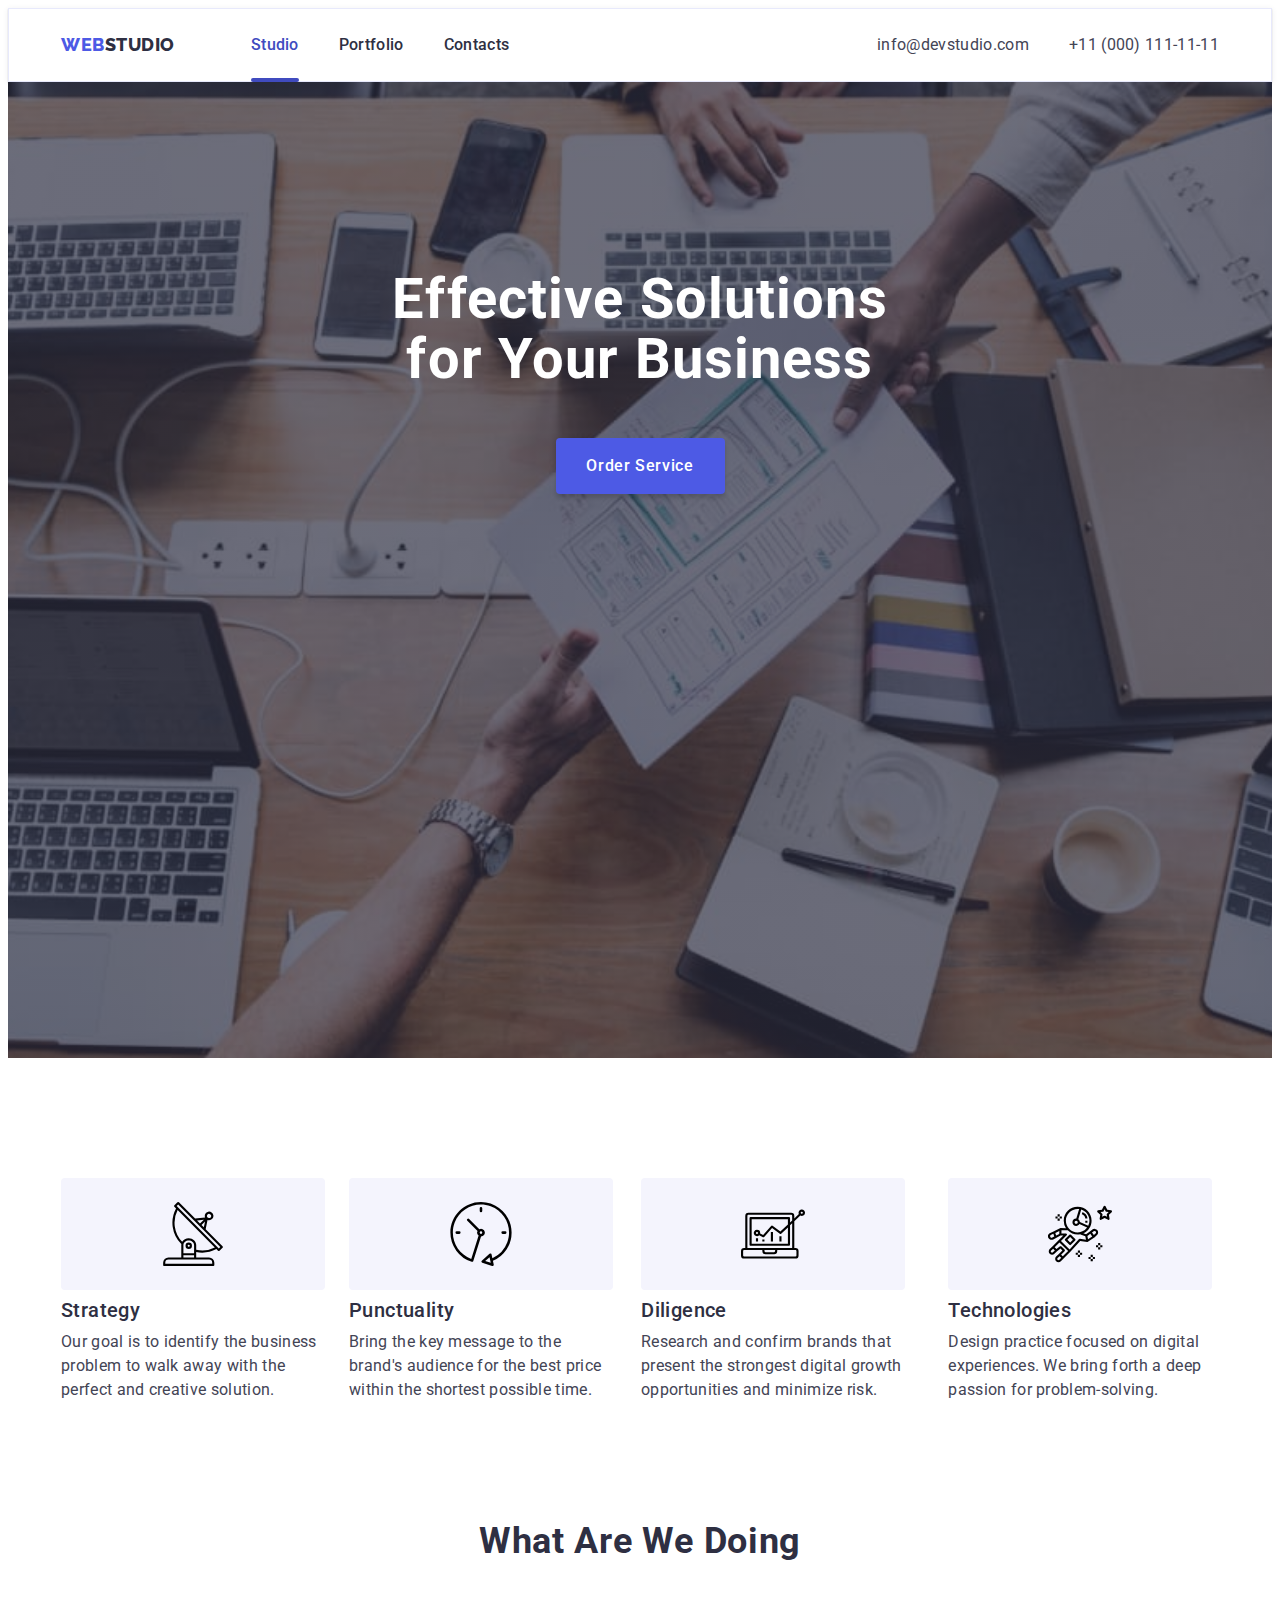
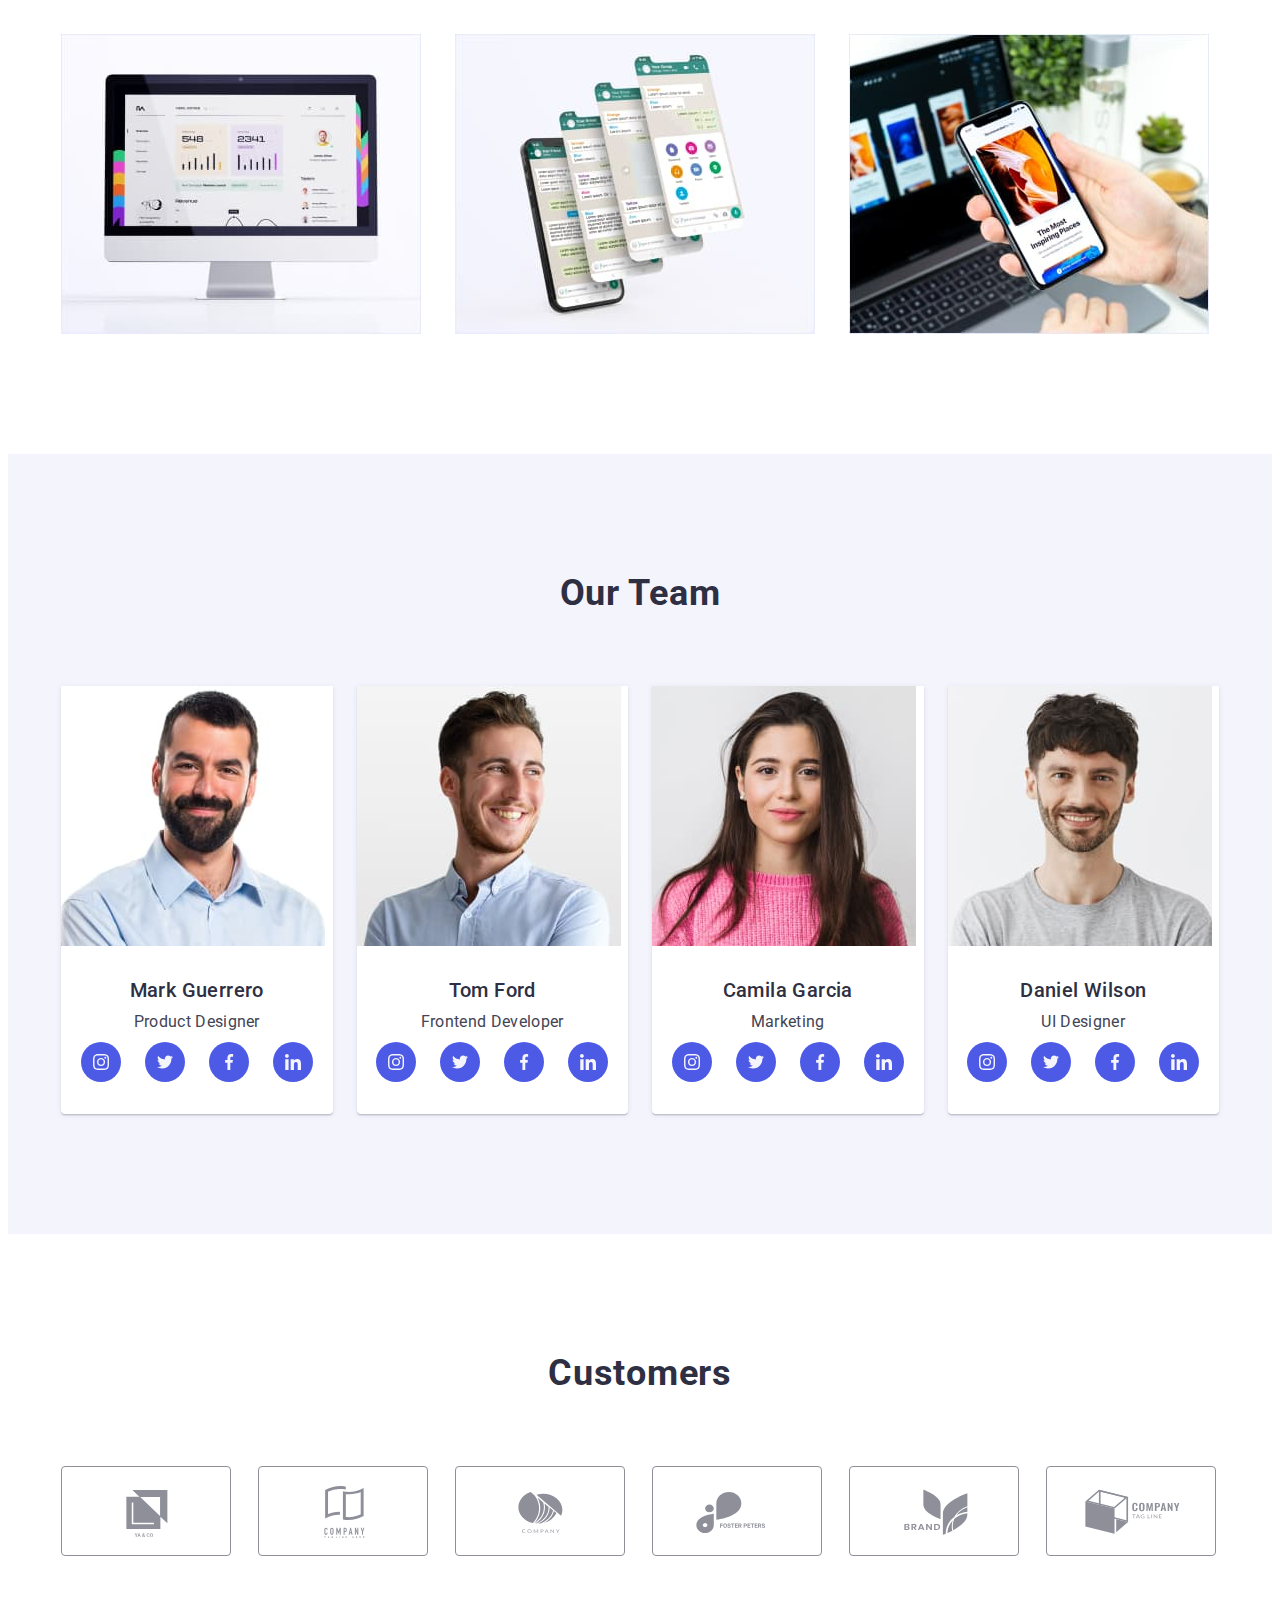
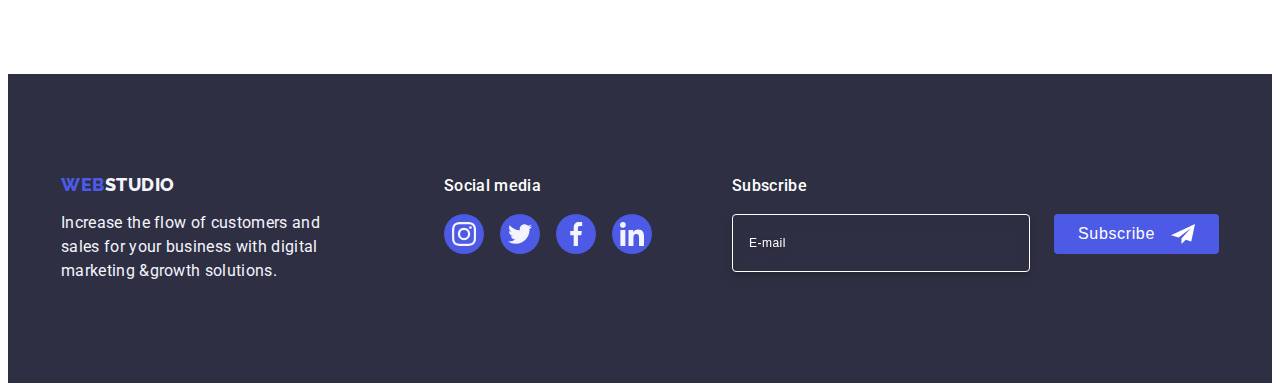
<file: index.html>
<!DOCTYPE html>
<html lang="en">

<head>
    <meta charset="UTF-8">
    <meta http-equiv="X-UA-Compatible" content="IE=edge">
    <meta name="viewport" content="width=device-width, initial-scale=1.0">
    <link rel="preconnect" href="https://fonts.googleapis.com">
    <link rel="preconnect" href="https://fonts.gstatic.com" crossorigin>
    <link
        href="https://fonts.googleapis.com/css2?family=Raleway:wght@800&family=Roboto:wght@400;500;700;900&display=swap"
        rel="stylesheet">
    <title>WEBSTUDIO</title>
    <link rel="stylesheet" href="https://cdnjs.cloudflare.com/ajax/libs/modern-normalize/2.0.0/modern-normalize.min.css"
        integrity="sha512-4xo8blKMVCiXpTaLzQSLSw3KFOVPWhm/TRtuPVc4WG6kUgjH6J03IBuG7JZPkcWMxJ5huwaBpOpnwYElP/m6wg=="
        crossorigin="anonymous" referrerpolicy="no-referrer" />
    <link rel="stylesheet" href="./css/styles.css">
</head>

<body>
    <header class="header">
        <div class="container header-container">
            <nav class="header-title">
                <a href="./index.html" class="header-logo link">Web<span class="span">Studio</span></a>
                <ul class="header-navigation list">
                    <li><a href="./index.html" class="header-navigation-link link active">Studio</a></li>
                    <li><a href="./portfolio.html" class="header-navigation-link link">Portfolio</a></li>
                    <li><a href="" class="header-navigation-link link">Contacts</a></li>
                </ul>
            </nav>

            <address class="header-adress">
                <ul class="header-adress-navigation list">
                    <li><a href=" mailto:info@devstudio.com" class="header-adress-link link">info@devstudio.com</a>
                    </li>
                    <li><a href="tel:+110001111111" class="header-adress-link link">+11 (000)
                            111-11-11</a></li>
                </ul>
            </address>
        </div>
    </header>

    <main>
        <section class="section-main">
            <div class="container main-container">
                <h1 class="main">Effective Solutions
                    for Your Business</h1>
                <button type="button" class="main-button" data-modal-open>Order Service</button>
            </div>
        </section>


        <section class="section">
            <div class="container">
                <h2 class="visually-hidden">Goal</h2>
                <ul class="main-one list">
                    <li class="">
                        <div class="container-hero">
                            <svg class="main-one-icons" width="64" height="64">
                                <use href="./images/icons.svg#icon-antenna">
                                </use>
                            </svg>
                        </div>
                        <h3 class="main-title">Strategy</h3>
                        <p class="main-text">Our goal is to identify the business
                            problem to walk away with the perfect and creative solution.</p>
                    </li>
                    <li class="">
                        <div class="container-hero">
                            <svg class="main-one-icons" width="64" height="64">
                                <use href="./images/icons.svg#icon-clock">
                                </use>
                            </svg>
                        </div>
                        <h3 class="main-title">Punctuality</h3>
                        <p class="main-text">Bring the key message to the brand's audience for the best price within the
                            shortest possible
                            time.</p>
                    </li>
                    <li class="">
                        <div class="container-hero">
                            <svg class="main-one-icons" width="64" height="64">
                                <use href="./images/icons.svg#icon-diagram">
                                </use>
                            </svg>
                        </div>
                        <h3 class="main-title">Diligence</h3>
                        <p class="main-text">Research and confirm brands that present the strongest digital growth
                            opportunities and minimize
                            risk.</p>
                    </li>
                    <li class="">
                        <div class="container-hero">
                            <svg class="main-one-icons" width="64" height="64">
                                <use href="./images/icons.svg#icon-astronaut">
                                </use>
                            </svg>
                        </div>
                        <h3 class="main-title">Technologies</h3>
                        <p class="main-text">Design practice focused on digital experiences. We bring forth a deep
                            passion
                            for
                            problem-solving.</p>
                    </li>
                </ul>
            </div>
        </section>

        <section class="section-two">
            <div class="container">
                <h2 class="main-product">What are we doing</h2>
                <ul class="main-one list">
                    <li class="our-product"><img src="./images/img1.jpg" alt="computer" class="main-img" width="360"
                            height="300"></li>
                    <li class="our-product"><img src="./images/img2.jpg" alt="screenshot" class="main-img" width="360"
                            height="300"></li>
                    <li class="our-product"><img src="./images/img3.jpg" alt="telephone" class="main-img" width="360"
                            height="300"></li>
                </ul>
            </div>
        </section>

        <section class="section-three">
            <div class="container">
                <h2 class="team">Our Team</h2>
                <ul class="main-one list">
                    <li class="main-item">
                        <img src="./images/img4.jpg" alt="Mark Guerrero" class="team-img-one" width="264" height="260">
                        <div class="position">
                            <h3 class="team-person">Mark Guerrero</h3>
                            <p class="main-text-position">Product Designer</p>
                            <ul class="social-list list">
                                <li class="social-item">
                                    <a href="/" class="social-link">
                                        <svg class="main-text-icon" width="16" height="16">
                                            <use href="./images/icons.svg#icon-instagram"></use>
                                        </svg>
                                    </a>
                                </li>
                                <li class="social-item">
                                    <a href="/" class="social-link">
                                        <svg class="main-text-icon" width="16" height="16">
                                            <use href="./images/icons.svg#icon-twitter"></use>
                                        </svg>
                                    </a>
                                </li>
                                <li class="social-item">
                                    <a href="/" class="social-link">
                                        <svg class="main-text-icon" width="16" height="16">
                                            <use href="./images/icons.svg#icon-facebook"></use>
                                        </svg>
                                    </a>
                                </li>
                                <li class="social-item">
                                    <a href="/" class="social-link">
                                        <svg class="main-text-icon" width="16" height="16">
                                            <use href="./images/icons.svg#icon-linkedin"></use>
                                        </svg>
                                    </a>
                                </li>
                            </ul>
                        </div>
                    </li>
                    <li class="main-item">
                        <img src="./images/img5.jpg" alt="Tom Ford" class="team-img-two" width="264" height="260">
                        <div class="position">
                            <h3 class="team-person">Tom Ford</h3>
                            <p class="main-text-position">Frontend Developer</p>
                            <ul class="social-list list">
                                <li class="social-item">
                                    <a href="/" class="social-link">
                                        <svg class="main-text-icon" width="16" height="16">
                                            <use href="./images/icons.svg#icon-instagram"></use>
                                        </svg>
                                    </a>
                                </li>
                                <li class="social-item">
                                    <a href="/" class="social-link">
                                        <svg class="main-text-icon" width="16" height="16">
                                            <use href="./images/icons.svg#icon-twitter"></use>
                                        </svg>
                                    </a>
                                </li>
                                <li class="social-item">
                                    <a href="/" class="social-link">
                                        <svg class="main-text-icon" width="16" height="16">
                                            <use href="./images/icons.svg#icon-facebook"></use>
                                        </svg>
                                    </a>
                                </li>
                                <li class="social-item">
                                    <a href="/" class="social-link">
                                        <svg class="main-text-icon" width="16" height="16">
                                            <use href="./images/icons.svg#icon-linkedin"></use>
                                        </svg>
                                    </a>
                                </li>
                            </ul>
                        </div>
                    </li>
                    <li class="main-item">
                        <img src="./images/img6.jpg" alt="Camila Garcia" class="team-img-three" width="264"
                            height="260">
                        <div class="position">
                            <h3 class="team-person">Camila Garcia</h3>
                            <p class="main-text-position">Marketing</p>
                            <ul class="social-list list">
                                <li class="social-item">
                                    <a href="/" class="social-link">
                                        <svg class="main-text-icon" width="16" height="16">
                                            <use href="./images/icons.svg#icon-instagram"></use>
                                        </svg>
                                    </a>
                                </li>
                                <li class="social-item">
                                    <a href="/" class="social-link">
                                        <svg class="main-text-icon" width="16" height="16">
                                            <use href="./images/icons.svg#icon-twitter"></use>
                                        </svg>
                                    </a>
                                </li>
                                <li class="social-item">
                                    <a href="/" class="social-link">
                                        <svg class="main-text-icon" width="16" height="16">
                                            <use href="./images/icons.svg#icon-facebook"></use>
                                        </svg>
                                    </a>
                                </li>
                                <li class="social-item">
                                    <a href="/" class="social-link">
                                        <svg class="main-text-icon" width="16" height="16">
                                            <use href="./images/icons.svg#icon-linkedin"></use>
                                        </svg>
                                    </a>
                                </li>
                            </ul>
                        </div>
                    </li>
                    <li class="main-item">
                        <img src="./images/img7.jpg" alt="Daniel Wilson" class="team-img-four" width="264" height="260">
                        <div class="position">
                            <h3 class="team-person">Daniel Wilson</h3>
                            <p class="main-text-position">UI Designer</p>
                            <ul class="social-list list">
                                <li class="social-item">
                                    <a href="/" class="social-link">
                                        <svg class="main-text-icon" width="16" height="16">
                                            <use href="./images/icons.svg#icon-instagram"></use>
                                        </svg>
                                    </a>
                                </li>
                                <li class="social-item">
                                    <a href="/" class="social-link">
                                        <svg class="main-text-icon" width="16" height="16">
                                            <use href="./images/icons.svg#icon-twitter"></use>
                                        </svg>
                                    </a>
                                </li>
                                <li class="social-item">
                                    <a href="/" class="social-link">
                                        <svg class="main-text-icon" width="16" height="16">
                                            <use href="./images/icons.svg#icon-facebook"></use>
                                        </svg>
                                    </a>
                                </li>
                                <li class="social-item">
                                    <a href="/" class="social-link">
                                        <svg class="main-text-icon" width="16" height="16">
                                            <use href="./images/icons.svg#icon-linkedin"></use>
                                        </svg>
                                    </a>
                                </li>
                            </ul>
                        </div>
                    </li>
                </ul>
            </div>
        </section>

        <section class="section">
            <div class="container">
                <h2 class="customers">Customers</h2>
                <ul class="customers-list list">
                    <li class="customers-item">
                        <a href="/" class="customers-link">
                            <svg class="customers-img" width="104" height="56">
                                <use href="./images/icons.svg#icon-Logo1"></use>
                            </svg>
                        </a>
                    </li>
                    <li class="customers-item">
                        <a href="/" class="customers-link">
                            <svg class="customers-img" width="104" height="56">
                                <use href="./images/icons.svg#icon-Logo2"></use>
                            </svg>
                        </a>
                    </li>
                    <li class="customers-item">
                        <a href="/" class="customers-link">
                            <svg class="customers-img" width="104" height="56">
                                <use href="./images/icons.svg#icon-Logo3"></use>
                            </svg>
                        </a>
                    </li>
                    <li class="customers-item">
                        <a href="/" class="customers-link">
                            <svg class="customers-img" width="104" height="56">
                                <use href="./images/icons.svg#icon-Logo4"></use>
                            </svg>
                        </a>
                    </li>
                    <li class="customers-item">
                        <a href="/" class="customers-link">
                            <svg class="customers-img" width="104" height="56">
                                <use href="./images/icons.svg#icon-Logo5"></use>
                            </svg>
                        </a>
                    </li>
                    <li class="customers-item">
                        <a href="/" class="customers-link">
                            <svg class="customers-img" width="104" height="56">
                                <use href="./images/icons.svg#icon-Logo6"></use>
                            </svg>
                        </a>
                    </li>
                </ul>
            </div>
        </section>
    </main>

    <footer class="footer link">
        <div class="footer-container">
            <div class="footer-logo-tittle">
                <a href="./index.html" class="footer-logo link">Web<span class="span">Studio</span></a>
                <p class="footer-text">Increase the flow of customers and sales for your business with digital marketing
                    &growth solutions.</p>
            </div>
            <div class="footer-container-social">
                <p class="footer-social">Social media</p>
                <ul class="footer-social-list list">
                    <li class="social-item">
                        <a href="/" class="footer-social-link">
                            <svg class="main-text-icon" width="24" height="24">
                                <use href="./images/icons.svg#icon-instagram"></use>
                            </svg>
                        </a>
                    </li>
                    <li class="social-item">
                        <a href="/" class="footer-social-link">
                            <svg class="main-text-icon" width="24" height="24">
                                <use href="./images/icons.svg#icon-twitter"></use>
                            </svg>
                        </a>
                    </li>
                    <li class="social-item">
                        <a href="/" class="footer-social-link">
                            <svg class="main-text-icon" width="24" height="24">
                                <use href="./images/icons.svg#icon-facebook"></use>
                            </svg>
                        </a>
                    </li>
                    <li class="social-item">
                        <a href="/" class="footer-social-link">
                            <svg class="main-text-icon" width="24" height="24">
                                <use href="./images/icons.svg#icon-linkedin"></use>
                            </svg>
                        </a>
                    </li>
                </ul>
            </div>

            <div class="footer-container-field">
                <p class="footer-container-title">Subscribe</p>
                <form class="footer-container-form">
                    <label class="footer-container-label">
                        <input type="email" name="footer-user-email" class="footer-container-input"
                            placeholder="E-mail" />
                    </label>
                    <button type="submit" class="footer-container-button">Subscribe
                        <svg class="footer-container-icon" width="24" height="24">
                            <use href="./images/icons.svg#icon-telega"></use>
                        </svg>
                    </button>
                </form>
            </div>
        </div>
    </footer>

    <div class="backdrop is-hidden" data-modal>
        <div class="modal">
            <button type="button" class="modal-button-close" data-modal-close>
                <svg class="button-close" width="8" height="8">
                    <use href="./images/icons.svg#icon-close"></use>
                </svg>
            </button>

            <p class="modal-form-par">Leave your contacts and we will call you back</p>
            <form class="modal-form" name="rewiew-form">
                <div class="container-modal-form">
                    <label class="modal-form-field" for="user-name">Name</label>
                    <div class="container-modal-input">
                        <input type="text" name="user-name" id="user-name" class="modal-form-input">
                        <svg class="modal-form-icon" width="18" height="24">
                            <use href="./images/icons.svg#icon-person"></use>
                        </svg>
                    </div>
                </div>

                <div class="container-modal-form">
                    <label class="modal-form-field" for="user-tel">Phone</label>
                    <div class="container-modal-input">
                        <input type="tel" name="user-tel" id="user-tel" class="modal-form-input">
                        <svg class="modal-form-icon" width="18" height="24">
                            <use href="./images/icons.svg#icon-phone"></use>
                        </svg>
                    </div>
                </div>

                <div class="container-modal-form">
                    <label class="modal-form-field" for="user-email">Email</label>
                    <div class="container-modal-input">
                        <input type="email" name="user-email" id="user-email" class="modal-form-input">
                        <svg class="modal-form-icon" width="18" height="24">
                            <use href="./images/icons.svg#icon-email"></use>
                        </svg>
                    </div>
                </div>

                <div class="container-modal-comment">
                    <label class="modal-form-field" for="user-comment">Comment</label>
                    <textarea name="user-comment" id="user-comment" class="modal-form-comment" rows="6" cols="6"
                        placeholder="Text input"></textarea>
                </div>

                <div class="container-modal-checkbox">
                    <input type="checkbox" id="user-privacy" value="true" name="user-privacy"
                        class="modal-form-checkbox visually-hidden">
                    <label for="user-privacy" class="modal-form-text">
                        <span class="modal-form-custom-checkbox">
                            <svg class="modal-form-checkbox-icon" width="10" height="8">
                                <use href="./images/icons.svg#icon-checkbox"></use>
                            </svg></span>
                        I accept the terms and conditions of the <a href="#" class="modal-form-link">Privacy
                            Policy</a>
                    </label>
                </div>
                <button type="submit" class="main-button">Send</button>
            </form>
        </div>

    </div>
    <script src="./js/modal.js"></script>
</body>

</html>
</file>
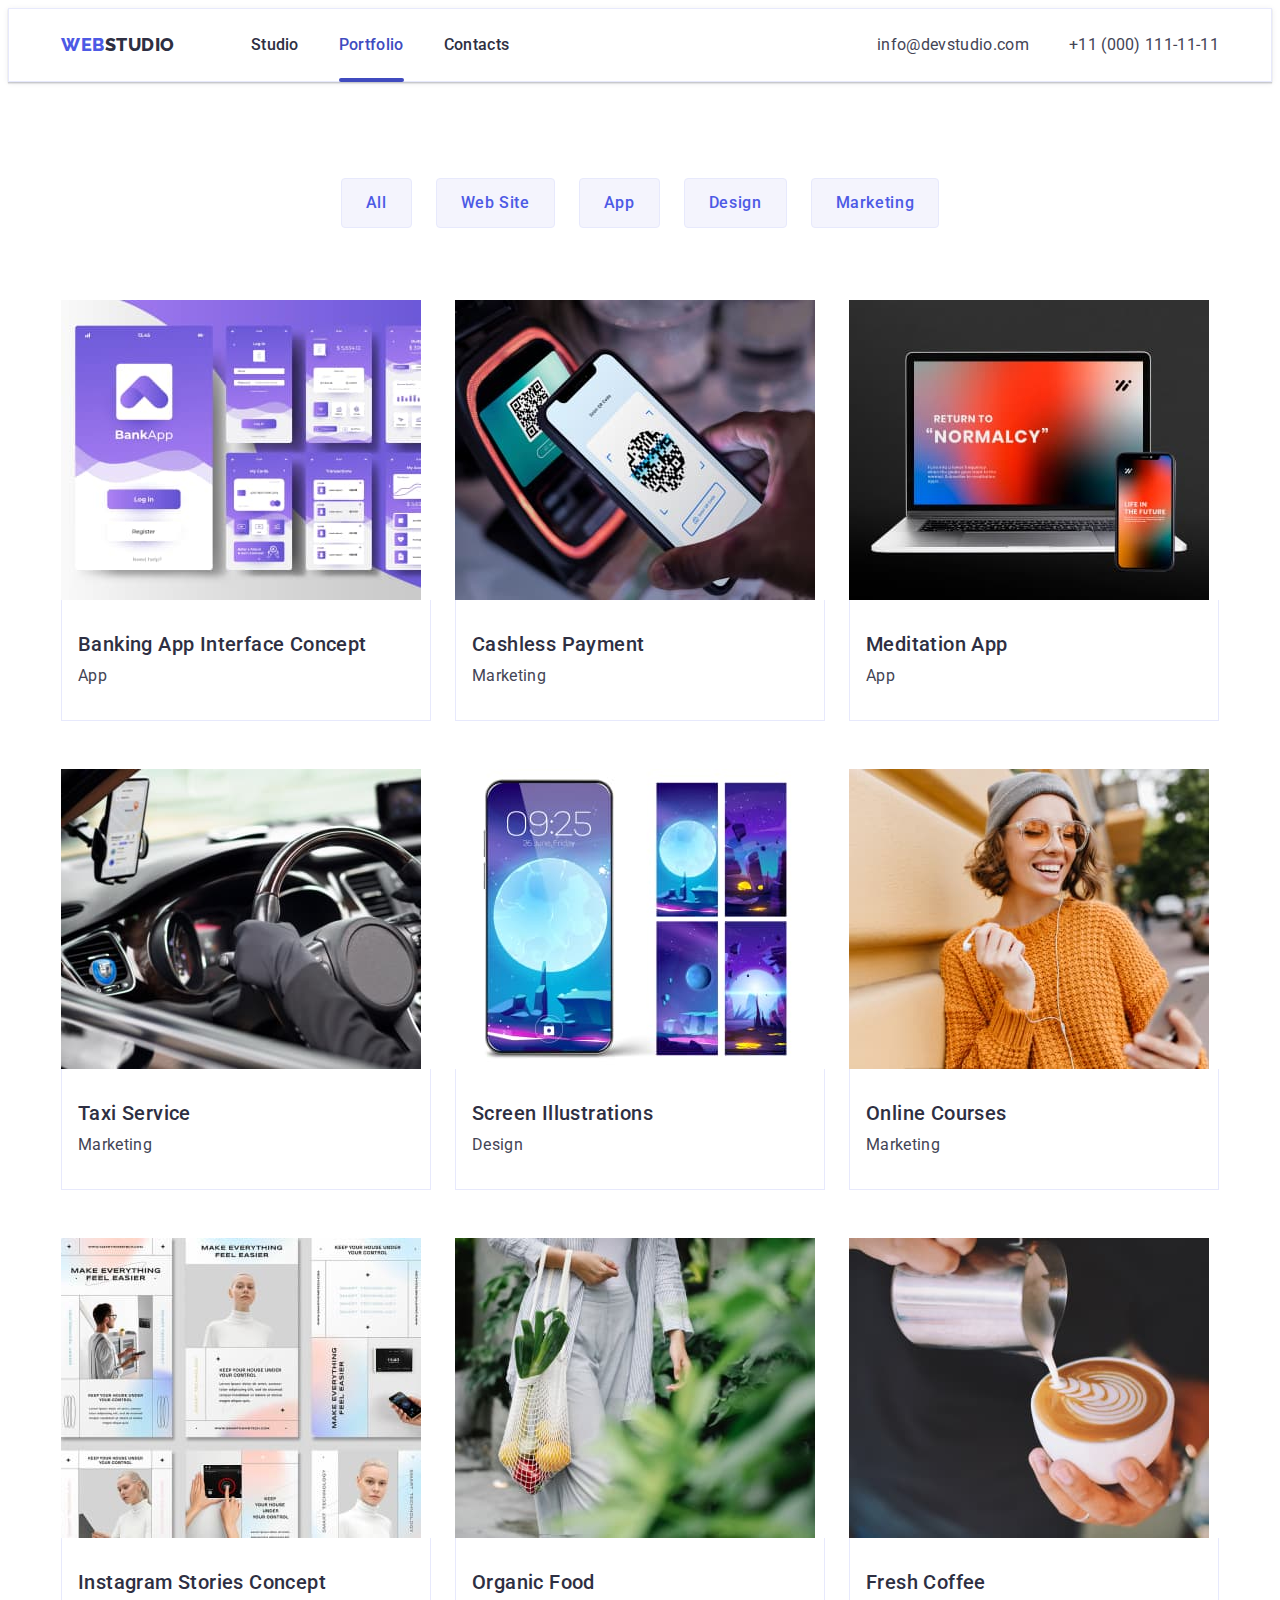
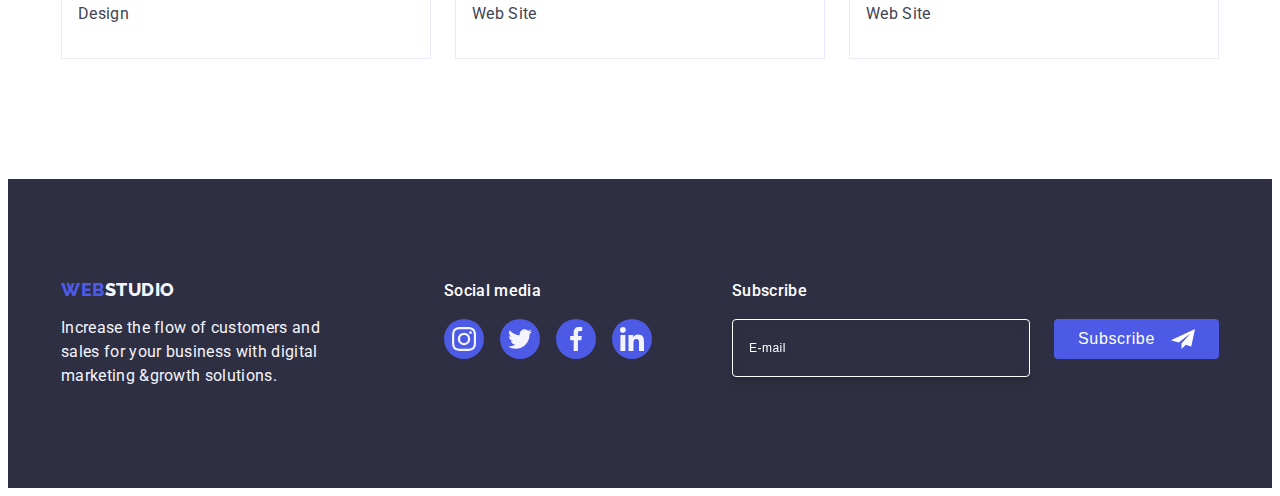
<file: portfolio.html>
<!DOCTYPE html>
<html lang="en">

<head>
    <meta charset="UTF-8">
    <meta http-equiv="X-UA-Compatible" content="IE=edge">
    <meta name="viewport" content="width=device-width, initial-scale=1.0">
    <link rel="preconnect" href="https://fonts.googleapis.com">
    <link rel="preconnect" href="https://fonts.gstatic.com" crossorigin>
    <link
        href="https://fonts.googleapis.com/css2?family=Raleway:wght@800&family=Roboto:wght@400;500;700;900&display=swap"
        rel="stylesheet">
    <title>WEBSTUDIO</title>
    <link rel="stylesheet" href="https://cdnjs.cloudflare.com/ajax/libs/modern-normalize/2.0.0/modern-normalize.min.css"
        integrity="sha512-4xo8blKMVCiXpTaLzQSLSw3KFOVPWhm/TRtuPVc4WG6kUgjH6J03IBuG7JZPkcWMxJ5huwaBpOpnwYElP/m6wg=="
        crossorigin="anonymous" referrerpolicy="no-referrer" />
    <link rel="stylesheet" href="./css/styles.css">
</head>

<body>
    <header class="header">
        <div class="container header-container">
            <nav class="header-title">
                <a href="./index.html" class="header-logo link">Web<span class="span">Studio</span></a>
                <ul class="header-navigation list">
                    <li><a href="./index.html" class="header-navigation-link link">Studio</a></li>
                    <li><a href="./portfolio.html" class="header-navigation-link link active">Portfolio</a></li>
                    <li><a href="" class="header-navigation-link link">Contacts</a></li>
                </ul>
            </nav>

            <address class="header-adress">
                <ul class="header-adress-navigation list">
                    <li><a href=" mailto:info@devstudio.com" class="header-adress-link link">info@devstudio.com</a>
                    </li>
                    <li><a href="tel:+110001111111" class="header-adress-link link">+11 (000)
                            111-11-11</a></li>
                </ul>
            </address>
        </div>
    </header>

    <main>
        <section class="section-portfolio">
            <div class="container">
                <h1 class="visually-hidden">Product</h1>

                <ul class="section-list list">
                    <li><button type="button" class="button-list">All</button></li>
                    <li><button type="button" class="button-list">Web Site</button></li>
                    <li><button type="button" class="button-list">App</button></li>
                    <li><button type="button" class="button-list">Design</button></li>
                    <li><button type="button" class="button-list">Marketing</button></li>
                </ul>

                <ul class="section-product list">
                    <li class="product-item">
                        <a href="/" class="portfolio-link link">
                            <div class="portfolio-product">
                                <img src="./images/img8.jpg" alt="Banking App Interface Concept" class="img-product"
                                    width="360" height="300">
                                <p class="product-cover-text">14 Stylish and User-Friendly App Design Concepts ·
                                    Task
                                    Manager App · Calorie Tracker
                                    App · Exotic Fruit Ecommerce App ·
                                    Cloud Storage App</p>
                            </div>
                            <div class="product-container">
                                <h2 class="section-title">Banking App Interface Concept</h2>
                                <p class="section-text">App</p>
                            </div>
                        </a>
                    </li>
                    <li class="product-item">
                        <a href="/" class="portfolio-link link">
                            <div class="portfolio-product">
                                <img src="./images/img9.jpg" alt="Cashless Payment" class="img-product" width="360"
                                    height="300">
                                <p class="product-cover-text">14 Stylish and User-Friendly App Design Concepts ·
                                    Task
                                    Manager App · Calorie Tracker
                                    App · Exotic Fruit Ecommerce App ·
                                    Cloud Storage App</p>
                            </div>
                            <div class="product-container">
                                <h2 class="section-title">Cashless Payment</h2>
                                <p class="section-text">Marketing</p>
                            </div>
                        </a>
                    </li>
                    <li class="product-item">
                        <a href="/" class="portfolio-link link">
                            <div class="portfolio-product">
                                <img src="./images/img10.jpg" alt="Meditation App" class="img-product" width="360"
                                    height="300">
                                <p class="product-cover-text">14 Stylish and User-Friendly App Design Concepts ·
                                    Task
                                    Manager App · Calorie Tracker
                                    App · Exotic Fruit Ecommerce App ·
                                    Cloud Storage App</p>
                            </div>
                            <div class="product-container">
                                <h2 class="section-title">Meditation App</h2>
                                <p class="section-text">App</p>
                            </div>
                        </a>
                    </li>

                    <li class="product-item">
                        <a href="/" class="portfolio-link link">
                            <div class="portfolio-product">
                                <img src="./images/img11.jpg" alt="Taxi Service" class="img-product" width="360"
                                    height="300">
                                <p class="product-cover-text">14 Stylish and User-Friendly App Design Concepts ·
                                    Task
                                    Manager App · Calorie Tracker
                                    App · Exotic Fruit Ecommerce App ·
                                    Cloud Storage App</p>
                            </div>
                            <div class="product-container">
                                <h2 class="section-title">Taxi Service</h2>
                                <p class="section-text">Marketing</p>
                            </div>
                        </a>
                    </li>
                    <li class="product-item">
                        <a href="/" class="portfolio-link link">
                            <div class="portfolio-product">
                                <img src="./images/img12.jpg" alt="Screen Illustrations" class="img-product" width="360"
                                    height="300">
                                <p class="product-cover-text">14 Stylish and User-Friendly App Design Concepts ·
                                    Task
                                    Manager App · Calorie Tracker
                                    App · Exotic Fruit Ecommerce App ·
                                    Cloud Storage App</p>
                            </div>
                            <div class="product-container">
                                <h2 class="section-title">Screen Illustrations</h2>
                                <p class="section-text">Design</p>
                            </div>
                        </a>
                    </li>
                    <li class="product-item">
                        <a href="/" class="portfolio-link link">
                            <div class="portfolio-product">
                                <img src="./images/img13.jpg" alt="Online Courses" class="img-product" width="360"
                                    height="300">
                                <p class="product-cover-text">14 Stylish and User-Friendly App Design Concepts ·
                                    Task
                                    Manager App · Calorie Tracker
                                    App · Exotic Fruit Ecommerce App ·
                                    Cloud Storage App</p>
                            </div>
                            <div class="product-container">
                                <h2 class="section-title">Online Courses</h2>
                                <p class="section-text">Marketing</p>
                            </div>
                        </a>
                    </li>


                    <li class="product-item">
                        <a href="/" class="portfolio-link link">
                            <div class="portfolio-product">
                                <img src="./images/img14.jpg" alt="Instagram Stories Concept" class="img-product"
                                    width="360" height="300">
                                <p class="product-cover-text">14 Stylish and User-Friendly App Design Concepts ·
                                    Task
                                    Manager App · Calorie Tracker
                                    App · Exotic Fruit Ecommerce App ·
                                    Cloud Storage App</p>
                            </div>
                            <div class="product-container">
                                <h2 class="section-title">Instagram Stories Concept</h2>
                                <p class="section-text">Design</p>
                            </div>
                        </a>
                    </li>
                    <li class="product-item">
                        <a href="/" class="portfolio-link link">
                            <div class="portfolio-product">
                                <img src="./images/img15.jpg" alt="Organic Food" class="img-product" width="360"
                                    height="300">
                                <p class="product-cover-text">14 Stylish and User-Friendly App Design Concepts ·
                                    Task
                                    Manager App · Calorie Tracker
                                    App · Exotic Fruit Ecommerce App ·
                                    Cloud Storage App</p>
                            </div>
                            <div class="product-container">
                                <h2 class="section-title">Organic Food</h2>
                                <p class="section-text">Web Site</p>
                            </div>
                        </a>
                    </li>
                    <li class="product-item">
                        <a href="/" class="portfolio-link link">
                            <div class="portfolio-product">
                                <img src="./images/img16.jpg" alt="Fresh Coffee" class="img-product" width="360"
                                    height="300">
                                <p class="product-cover-text">14 Stylish and User-Friendly App Design Concepts ·
                                    Task
                                    Manager App · Calorie Tracker
                                    App · Exotic Fruit Ecommerce App ·
                                    Cloud Storage App</p>
                            </div>
                            <div class="product-container">
                                <h2 class="section-title">Fresh Coffee</h2>
                                <p class="section-text">Web Site</p>
                            </div>
                        </a>
                    </li>
                </ul>
            </div>
        </section>
    </main>

    <footer class="footer link">
        <div class="footer-container">
            <div class="footer-logo-tittle">
                <a href="./index.html" class="footer-logo link">Web<span class="span">Studio</span></a>
                <p class="footer-text">Increase the flow of customers and sales for your business with digital marketing
                    &growth solutions.</p>
            </div>
            <div class="footer-container-social">
                <p class="footer-social">Social media</p>
                <ul class="footer-social-list list">
                    <li class="social-item">
                        <a href="/" class="footer-social-link">
                            <svg class="main-text-icon" width="24" height="24">
                                <use href="./images/icons.svg#icon-instagram"></use>
                            </svg>
                        </a>
                    </li>
                    <li class="social-item">
                        <a href="/" class="footer-social-link">
                            <svg class="main-text-icon" width="24" height="24">
                                <use href="./images/icons.svg#icon-twitter"></use>
                            </svg>
                        </a>
                    </li>
                    <li class="social-item">
                        <a href="/" class="footer-social-link">
                            <svg class="main-text-icon" width="24" height="24">
                                <use href="./images/icons.svg#icon-facebook"></use>
                            </svg>
                        </a>
                    </li>
                    <li class="social-item">
                        <a href="/" class="footer-social-link">
                            <svg class="main-text-icon" width="24" height="24">
                                <use href="./images/icons.svg#icon-linkedin"></use>
                            </svg>
                        </a>
                    </li>
                </ul>
            </div>

            <div class="footer-container-field">
                <p class="footer-container-title">Subscribe</p>
                <form class="footer-container-form">
                    <label class="footer-container-label">
                        <input type="email" name="footer-user-email" class="footer-container-input"
                            placeholder="E-mail" />
                    </label>
                    <button type="submit" class="footer-container-button">Subscribe
                        <svg class="footer-container-icon" width="24" height="24">
                            <use href="./images/icons.svg#icon-telega"></use>
                        </svg>
                    </button>
                </form>
            </div>
        </div>
    </footer>
</body>

</html>
</file>
<file: css/styles.css>
:root {
    --background-color: #FFFFFF;
    --color: #4d5ae5;
    --color-two: #2E2F42;
    --color-portfolio:#434455;
    --color-three: #F4F4FD;
    --color-button: #E7E9FC;
    --color-customers: #8e8f99;
    --color-modal: #404bbf;
}

body {
    font-family:"Roboto",sans-serif;
    color: var(--color-portfolio);
    font-style: normal;
    background-color: var(--background-color);
    }

/*--------------HEADER------------*/
p, h1, h2, h3, h4, h5, h6 {
    margin-top: 0;
    margin-bottom: 0;
}

ul {
    margin-top: 0;
    margin-bottom: 0;
    padding-left: 0;
}

img {
    display: block;
}
.header {
    border: 1px solid #e7e9fc;
}
.container {
    max-width: 1158px;
    width: 100%;
    padding-left: 15px;
    padding-right: 15px;
    margin: 0 auto;
}

.header-navigation {
    display: flex;
    max-width: 261px;
    gap: 40px;
}

.header-adress-navigation {
    display: flex;
    gap: 40px;
}

.header-title {
    display: flex;
    align-items: center;
    margin-right: auto;
}
.header-container {
    display: flex;
}

.header-logo {
    font-family:"Raleway",sans-serif;
    font-style: normal;
    font-weight: 800;
    font-size: 18px;
    line-height: 1.17;
    color: var(--color);
    letter-spacing: 0.03em;
    text-transform: uppercase;
    list-style-type: none;
    margin-right: 76px;
}

.link {
text-decoration: none;
}

.span {
    color: var(--color-two);
}

.list {
    list-style: none;
}

.header {
    box-shadow: 0px 2px 1px rgba(46, 47, 66, 0.08), 0px 1px 1px rgba(46, 47, 66, 0.16), 0px 1px 6px rgba(46, 47, 66, 0.08);
}

.header-navigation-link {
    color: var(--color-two);
    font-weight: 500;
    font-size: 16px;
    line-height: 1.5;
    letter-spacing: 0.02em;
    display: block;
    padding: 24px 0;
    transition: color 250ms cubic-bezier(0.4, 0, 0.2, 1);
}

/* .second-link {
    color: var(--color-two);
    font-weight: 500;
    font-size: 16px;
    line-height: 1.5;
    letter-spacing: 0.02em;
    padding: 24px 0;
    transition: color 250ms cubic-bezier(0.4, 0, 0.2, 1);
} */


/* .first-link{
    font-weight: 500;
    font-size: 16px;
    line-height: 1.5;
    letter-spacing: 0.02em;
    padding: 24px 0;
    color: #404BBF;
    transition: color 250ms cubic-bezier(0.4, 0, 0.2, 1);
} */


.header-navigation-link:hover,
.header-navigation-link:focus {
    color: #404BBF;
}


.active {
    position: relative;
    color: #404bbf;
}
.active::after{
content: '';
position: absolute;
left: 0;
bottom: -1px;
width: 100%;
height: 4px;
background: #404BBF;
border-radius: 2px;
transition: color 250ms cubic-bezier(0.4, 0, 0.2, 1);
}

address{
    font-style: normal;
}

.header-adress-link {
    font-size: 16px;
    line-height: 1.5;
    letter-spacing: 0.02em;
    color: var(--color-portfolio);
    font-style: normal;
    display: block;
    padding: 24px 0;
    transition: color 250ms cubic-bezier(0.4, 0, 0.2, 1);
}

.header-adress-link:hover,
.header-adress-link:focus {
    color: #404BBF;
}

/*-----------MAIN------------------*/

.section-main {
    padding-top: 188px;
    padding-bottom: 188px;
    background-color: var(--color-two);
    background-image: linear-gradient(to bottom, rgba(46, 47, 66, 0.7), rgba(46, 47, 66, 0.7)), url(../images/header.jpg);
    background-repeat: no-repeat;
    background-position: center;
    background-size: cover;
    max-width: 1440px;
    height: 600px;
    margin: 0 auto;
}

.main {
    font-weight: 700;
    font-size: 56px;
    line-height: 1.07;
    text-align: center;
    letter-spacing: 0.02em;
    color: var(--background-color);
    margin: 0 auto;
    margin-bottom: 48px;
    max-width: 496px;
}


.main-item {
background-color: #FFFFFF;
width: calc((100% - 72px) / 4);
border-radius: 0px 0px 4px 4px;
box-shadow: 0px 1px 6px rgba(46, 47, 66, 0.08), 0px 1px 1px rgba(46, 47, 66, 0.16), 0px 2px 1px rgba(46, 47, 66, 0.08);
}


.our-product {
width: calc((100% - 48px) / 3);
}
.main-button {
    font-family: "Roboto", sans-serif;
    font-style: normal;
    font-weight: 500;
    font-size: 16px;
    line-height:1.5;    
    color: var(--background-color);
    background-color: #4D5AE5;
    letter-spacing: 0.04em;
    cursor: pointer;
    display: block;
    min-width: 169px;
    height: 56px;
    border: none;
    border-radius: 4px;
    margin: 0 auto;
    box-shadow: 0px 4px 4px 0px rgba(0, 0, 0, 0.15);
    transition: background-color 250ms cubic-bezier(0.4, 0, 0.2, 1);
}

.main-button:focus,
.main-button:hover {
    background-color: #404BBF;
}


.main-title {
    font-weight: 500;
    font-size: 20px;
    line-height: 1.2;
    letter-spacing: 0.02em;
    color: var(--color-two);
    margin-bottom: 8px;
    min-width: 264px;

}

.section {
    padding-top: 120px;
    padding-bottom: 120px;
    }


.visually-hidden {
    position: absolute;
    width: 1px;
    height: 1px;
    margin: -1px;
    border: 0;
    padding: 0;

    white-space: nowrap;
    clip-path: inset(100%);
    clip: rect(0 0 0 0);
    overflow: hidden;
}


.container-hero {
    display: flex;
    align-items: center;
    justify-content: center;
    width: 264px;
    height: 112px;
    background: #F4F4FD;
    border-radius: 4px;
    margin-bottom: 8px;
    left: 0px;
    top: 0px;
}



.main-one {
    display: flex;
    gap: 24px;
}

.main-text {
    font-size: 16px;
    line-height: 1.5;
    letter-spacing: 0.02em;
    color: var(--color-portfolio);
}


.social-link {
width: 100%;
height: 100%;
background-color: var(--color);
border-radius: 50%;
display: flex;
align-items: center;
justify-content: center;
transition: background-color 250ms cubic-bezier(0.4, 0, 0.2, 1);
}

.social-link:hover, 
.social-link:focus {
background-color: #404bbf;
}
 
.main-text-icon {
    /* width: 16px;
    height: 16px; */
    margin: auto;
    fill: var(--color-three);
}

.main-product {
    font-size: 36px;
    line-height: 1.11;
    text-align: center;
    letter-spacing: 0.02em;
    color: var(--color-two);
    text-transform: capitalize;
    margin-bottom: 72px;
}

.section-two {
    padding-bottom: 120px;
}

.section-three {
    background-color: #F4F4FD;
    padding: 120px 0;
}
.team { 
    font-size: 36px;
    line-height: 1.11;
    text-align: center;
    letter-spacing: 0.02em;
    text-transform: capitalize;
    color: var(--color-two);
    margin-bottom: 72px;
}

.position {
    padding: 32px 0;
    /* width: 232px;
    height: 104px; */
}
.team-img-one {
    background-color: #FFFFFF;
}

.team-person {
    font-weight: 500;
    font-size: 20px;
    line-height: 1.2;
    letter-spacing: 0.02em;
    color: var(--color-two);
    text-align: center;
    margin-bottom: 8px;
}

.main-text-position {
    font-size: 16px;
    line-height: 1.5;
    letter-spacing: 0.02em;
    color: var(--color-portfolio);
    text-align: center;
    margin-bottom: 8px;
}

.customers {
    font-weight: 700;
    font-size: 36px;
    line-height: 1.11;
    text-align: center;
    letter-spacing: 0.02em;
    text-transform: capitalize;
    color: var(--color-two);
    margin-bottom: 72px;
}
.customers-list {
    display: flex;
    flex-direction: row;
    align-items: flex-start;
    padding: 0px;
    gap: 24px;
}

.customers-item {
    width: calc((100% - 120px) / 6);
    height: 88px;
}

.customers-link {
    width: 100%;
    height: 100%;
    width: 168px;
    height: 88px;
    border: 1px solid #8e8f99;
    border-radius: 4px;
    display: flex;
    align-items: center;
    justify-content: center;
    color: var(--color-customers);
    transition: border-color 250ms cubic-bezier(0.4, 0, 0.2, 1), color 250ms cubic-bezier(0.4, 0, 0.2, 1);
}

.customers-link:hover,
.customers-link:focus {
    border-color: #404bbf;
    color: #404bbf;
}

.customers-img {
    fill: currentColor;
    width: 104px;
    height: 56px;
}
/*------------FOOTER---------*/

/* ----------FOOTER LOGO----- */
.footer {
background: var(--color-two);
padding: 100px 0;
}

.footer-container {
    max-width: 1158px;
    width: 100%;
    padding-left: 15px;
    padding-right: 15px;
    margin: 0 auto;
    display: flex;
    align-items: baseline;
}

.footer-logo-tittle {
    margin-right: 120px;

}

.footer-logo {
    font-family: 'Raleway', sans-serif;;
    font-style: normal;
    font-weight: 800;
    font-size: 18px;
    line-height: 1.17;
    letter-spacing: 0.03em;
    text-transform: uppercase;
    color: var(--color);
    background-color: var(var(--color-two));
    display: inline-block;
    margin-bottom: 16px;
}

.footer-logo span {
    color: #f4f4fd;
}

.footer-text {
    font-size: 16px;
    line-height: 1.5;
    color: var(--color-three);
    letter-spacing: 0.02em;
    max-width: 264px;
}

/* --------FOOTER SOCIAL------ */
.footer-social {
    font-weight: 500;
    font-size: 16px;
    line-height: 1.5;
    letter-spacing: 0.02em;
    color: var(--background-color);
    margin-bottom: 16px;
}

.footer-social-list {
    display: flex;
    gap: 16px;
}

.social-list {
    display: flex;
    justify-content: center;
    gap: 24px;
}

.footer-social-link {
    width: 100%;
    height: 100%;
    background-color: var(--color);
    border-radius: 50%;
    display: flex;
    align-items: center;
    justify-content: center;
    transition: background-color 250ms cubic-bezier(0.4, 0, 0.2, 1);
}

.footer-social-link:hover,
.footer-social-link:focus {
    background-color: #31d0aa;
}
.social-item {
width: 40px;
height: 40px;
transition: background-color 250ms cubic-bezier(0.4, 0, 0.2, 1);
}

.footer-social-item {
    width: 40px;
    height: 40px;
}
.footer-icons {
    width: 40px;
    height: 40px;
    background: #4D5AE5;
    fill: var(--background-color);
    left: 20%;
    right: 20%;
    top: 20%;
    bottom: 20%;
    padding: 8px;
    border-radius: 50%;
}
/* --------FOOTER FORM------ */

.footer-container-field {
    margin-left: 80px;
}

.footer-container-title {
    color: var(--background-color);
    font-size: 16px;
    font-weight: 500;
    line-height: 1.5;
    letter-spacing: 0.32px;
    margin-bottom: 16px;
}

.footer-container-form {
    display: flex;
    /* margin-top: 16px;
    margin-left: 0; */
    gap: 24px;
}

.footer-container-label {
    
}

.footer-container-input {
    width: 264px;
    height: 40px;
    border-radius: 4px;
    border: 1px solid var(--background-color);
    background-color: transparent;
    font-size: 12px;
    line-height: 1.5;
    letter-spacing: 0.04em;
    box-shadow: 0px 4px 4px 0px rgba(0, 0, 0, 0.15);
    padding: 8px 16px;
    color: #ffffff;
    filter: drop-shadow(0px 4px 4px rgba(0, 0, 0, 0.15));
}

::placeholder {
    color: #ffffff;
}
.footer-container-button {
    display: flex;
    padding: 8px 24px;
    justify-content: center;
    align-items: center;
    border-radius: 4px;
    background:#4D5AE5;
    min-width: 165px;
    height: 40px;
    font-weight: 500;
    cursor: pointer;
    border: none;

    color: #FFF;
    text-align: center;
    font-size: 16px;
    line-height: 1.5;
    letter-spacing: 0.64px;

}

.footer-container-icon {
    margin-left: 16px;
fill: var(--background-color);
}

/*-----------PORTFOLIO---------*/
.section-portfolio {
    padding-top: 96px;
    padding-bottom: 120px;
}

.button-list {
    font-family: "Roboto", sans-serif;
    font-style: normal;
    font-weight: 500;
    font-size: 16px;
    line-height: 1.5;
    letter-spacing: 0.04em;
    color: var(--color);
    background-color: var(--color-three);
    cursor: pointer;
    padding: 12px 24px;
    border: 1px solid var(--color-button);
    border-radius: 4px;
    transition: color 250ms cubic-bezier(0.4, 0, 0.2, 1),
    background-color 250ms cubic-bezier(0.4, 0, 0.2, 1),
    border-color 250ms cubic-bezier(0.4, 0, 0.2, 1),
     box-shadow 250ms cubic-bezier(0.4, 0, 0.2, 1);
}

.second-link:hover,
.second-link:focus {
    color: #404BBF;
}

.portfolio-link {
    display: block;
    transition: box-shadow 250ms cubic-bezier(0.4, 0, 0.2, 1);
}

.portfolio-link:hover,
.portfolio-link:focus {
    box-shadow: 0px 1px 6px rgba(46, 47, 66, 0.08), 0px 1px 1px rgba(46, 47, 66, 0.16), 0px 2px 1px rgba(46, 47, 66, 0.08);
}

.portfolio-link:hover p,
.portfolio-link:focus p{
transform: translateY(0%);}

.section-list {
    list-style-type: none;
    display: flex;
    justify-content: center;
    gap: 24px;
    margin-bottom: 72px;
}

.button-list:hover {
    color: #FFFFFF;
    background-color: #404BBF;
    border: 1px solid transparent;
    box-shadow: 0px 3px 1px rgba(0, 0, 0, 0.1), 0px 2px 1px rgba(0, 0, 0, 0.08), 0px 2px 2px rgba(0, 0, 0, 0.12);
}

.button-list:focus {
    color: #FFFFFF;
    background-color: #404BBF;
    border: 1px solid transparent;
    box-shadow: 0px 3px 1px rgba(0, 0, 0, 0.1), 0px 2px 1px rgba(0, 0, 0, 0.08), 0px 2px 2px rgba(0, 0, 0, 0.12);
}
.section-title {
    font-weight: 500;
    font-size: 20px;
    line-height: 1.2;
    letter-spacing: 0.02em;
    color: var(--color-two);
    margin-bottom: 8px;
}

.section-text {
    font-size: 16px;
    line-height: 1.5;
    letter-spacing: 0.02em;
    color: var(--color-portfolio);
}

.section-text:focus,
.section-text:hover {
    transform: translateY(0%);
}
.section-product {
    display: flex;
    flex-wrap: wrap;
    column-gap: 24px;
    row-gap: 48px;
    
}

.product-item {
    width: calc((100% - 48px) / 3);
}
    
.product-item:hover {
    box-shadow: 0px 1px 6px rgba(46, 47, 66, 0.08), 0px 1px 1px rgba(46, 47, 66, 0.16), 0px 2px 1px rgba(46, 47, 66, 0.08);
    transition: var(--transition);
}
.portfolio-product {
    position: relative;
    overflow: hidden;
}

.product-container {
    padding: 32px 16px;
    border: 1px solid var(--color-button);
    border-top: none;  
}


.product-cover-text {
    font-weight: 400;
    font-size: 16px;
    line-height: 1.5;
    letter-spacing: 0.02em;
     color: var(--color-three);
    position: absolute;
    top: 0;
    padding: 40px 32px;
    background-color: #4d5ae5;
    height: 100%;
    width: 100%;
    transform: translateY(100%);
    transition: transform 250ms cubic-bezier(0.4, 0, 0.2, 1);
}
/*------------------MODAL----------------*/
.backdrop {
    position: fixed;
    top: 0;
    width: 100%;
    height: 100%;
    background-color: rgba(46, 47, 66, 0.4);
    transition: opacity 250ms cubic-bezier(0.4, 0, 0.2, 1),
        visibility 250ms cubic-bezier(0.4, 0, 0.2, 1);
}

.modal {
    padding: 72px 24px 24px 24px;
    width: 408px;
    min-height: 584px;
    background: #FCFCFC;
    border-radius: 4px;
    position: absolute;
    top: 50%;
    left: 50%;
    transform: translate(-50%, -50%) scale(1);
    box-shadow: 0px 1px 1px rgba(0, 0, 0, 0.14), 0px 1px 3px rgba(0, 0, 0, 0.12), 0px 2px 1px rgba(0, 0, 0, 0.2);
    transition: transform 250ms cubic-bezier(0.4, 0, 0.2, 1);
}

.modal-button-close {
    width: 24px;
    height: 24px;
    right: 24px;
    top: 24px;
   position: absolute;
   cursor: pointer;
    border-radius: 50%;
    display: flex;
    align-items: center;
    justify-content: center;
    background-color: #e7e9fc;
    border: 1px solid rgba(0, 0, 0, 0.1);
    padding: 0;
    transition: background-color 250ms cubic-bezier(0.4, 0, 0.2, 1), border 250ms cubic-bezier(0.4, 0, 0.2, 1);
}

.modal-button-close:hover,
.modal-button-close:focus {
    background-color: #404bbf;
    border: none;
    fill: #ffffff;
}


.is-hidden {
    visibility: hidden;
    opacity: 0;
    pointer-events: none;
}

.backdrop.is-hidden .modal {
    transform: translate(-50%, -50%) scale(0);
}

.button-close {
    transition: fill 250ms cubic-bezier(0.4, 0, 0.2, 1);
}
/* ----------MODAL FORM---------- */

.modal-form-par{
    text-align: center;
    margin-bottom: 16px;
    font-size: 16px;
    font-weight: 500;
    line-height: 1.5;
    letter-spacing: 0.02em;
    color: var(--color-two);
}
.modal-form{

}

.container-modal-form {
    margin-bottom: 8px;
}
.modal-form-field {
    display: block;
    font-size: 12px;
    line-height: 1.17;
    letter-spacing: 0.04em;
    color: var(--color-customers);
    margin-bottom: 4px;
}

.container-modal-input{
position: relative;
}

.modal-form-input {
    display: flex;
    padding-left: 38px;
    height: 40px;
    width: 100%;
    outline: transparent;
    border-radius: 4px;
    border: 1px solid rgba(46, 47, 66, 0.40);
    background-color: transparent;
    transition: border-color 250ms cubic-bezier(0.4, 0, 0.2, 1);
}

.modal-form-input:focus {
    border-color: #4D5AE5;
}

.modal-form-icon {
    position: absolute;
    left: 16px;
    top:50%;
    transform: translateY(-50%);
    transition: fill 250ms cubic-bezier(0.4, 0, 0.2, 1);
}

.modal-form-input:focus+ .modal-form-icon {
    fill: #4D5AE5;
}

.container-modal-comment {
    margin-bottom: 16px;
}
.modal-form-comment {
    width: 100%;
    height: 120px;
    font-size: 12px;
    line-height: 1.17;
    letter-spacing: 0.04em;
    color: rgba(46, 47, 66, 0.40);
    border: 1px solid rgba(46, 47, 66, 0.40);
    border-radius: 4px;
    background-color: transparent;
    display: block;
    padding: 8px 16px;
    outline: transparent;
    resize: none;
    transition: border-color 250ms cubic-bezier(0.4, 0, 0.2, 1);
}

.modal-form-comment:focus {
    border-color: #4D5AE5;
}

.modal-form-comment::placeholder {
color: currentColor;   
}

.container-modal-checkbox {
    margin-bottom: 24px;
}

.modal-form-checkbox{

}
/* .modal-form-agreement {
display: flex;
align-items: center;
margin-bottom: 24px;
gap: 8px;
} */


.modal-form-custom-checkbox {
    width: 16px;
    height: 16px;
    border: 1px solid rgba(46, 47, 66, 0.40);
    border-radius: 2px;
    transition: background-color 250ms cubic-bezier(0.4, 0, 0.2, 1), border 250ms cubic-bezier(0.4, 0, 0.2, 1), fill 250ms cubic-bezier(0.4, 0, 0.2, 1);
    display: inline-flex;
    margin-right: 8px;
    align-items: center;
    justify-content: center;
    fill: transparent;
}

.modal-form-checkbox:checked + .modal-form-text .modal-form-custom-checkbox{
background-color: var(--color-modal);
border: none;
fill: var(--color-three);
}
/* .modal-form-checkbox-icon {
    opacity: 0;
}

.modal-form-checkbox:checked > .modal-form-checkbox-icon{
    opacity: 1;
} */

.modal-form-text {
    font-size: 12px;
    line-height: 1.17;
    letter-spacing: 0.04em;
    color: var(--color-customers);
    user-select: none;
}

.modal-form-link {
    color: var(--color);
    text-decoration: underline;
}
</file>
